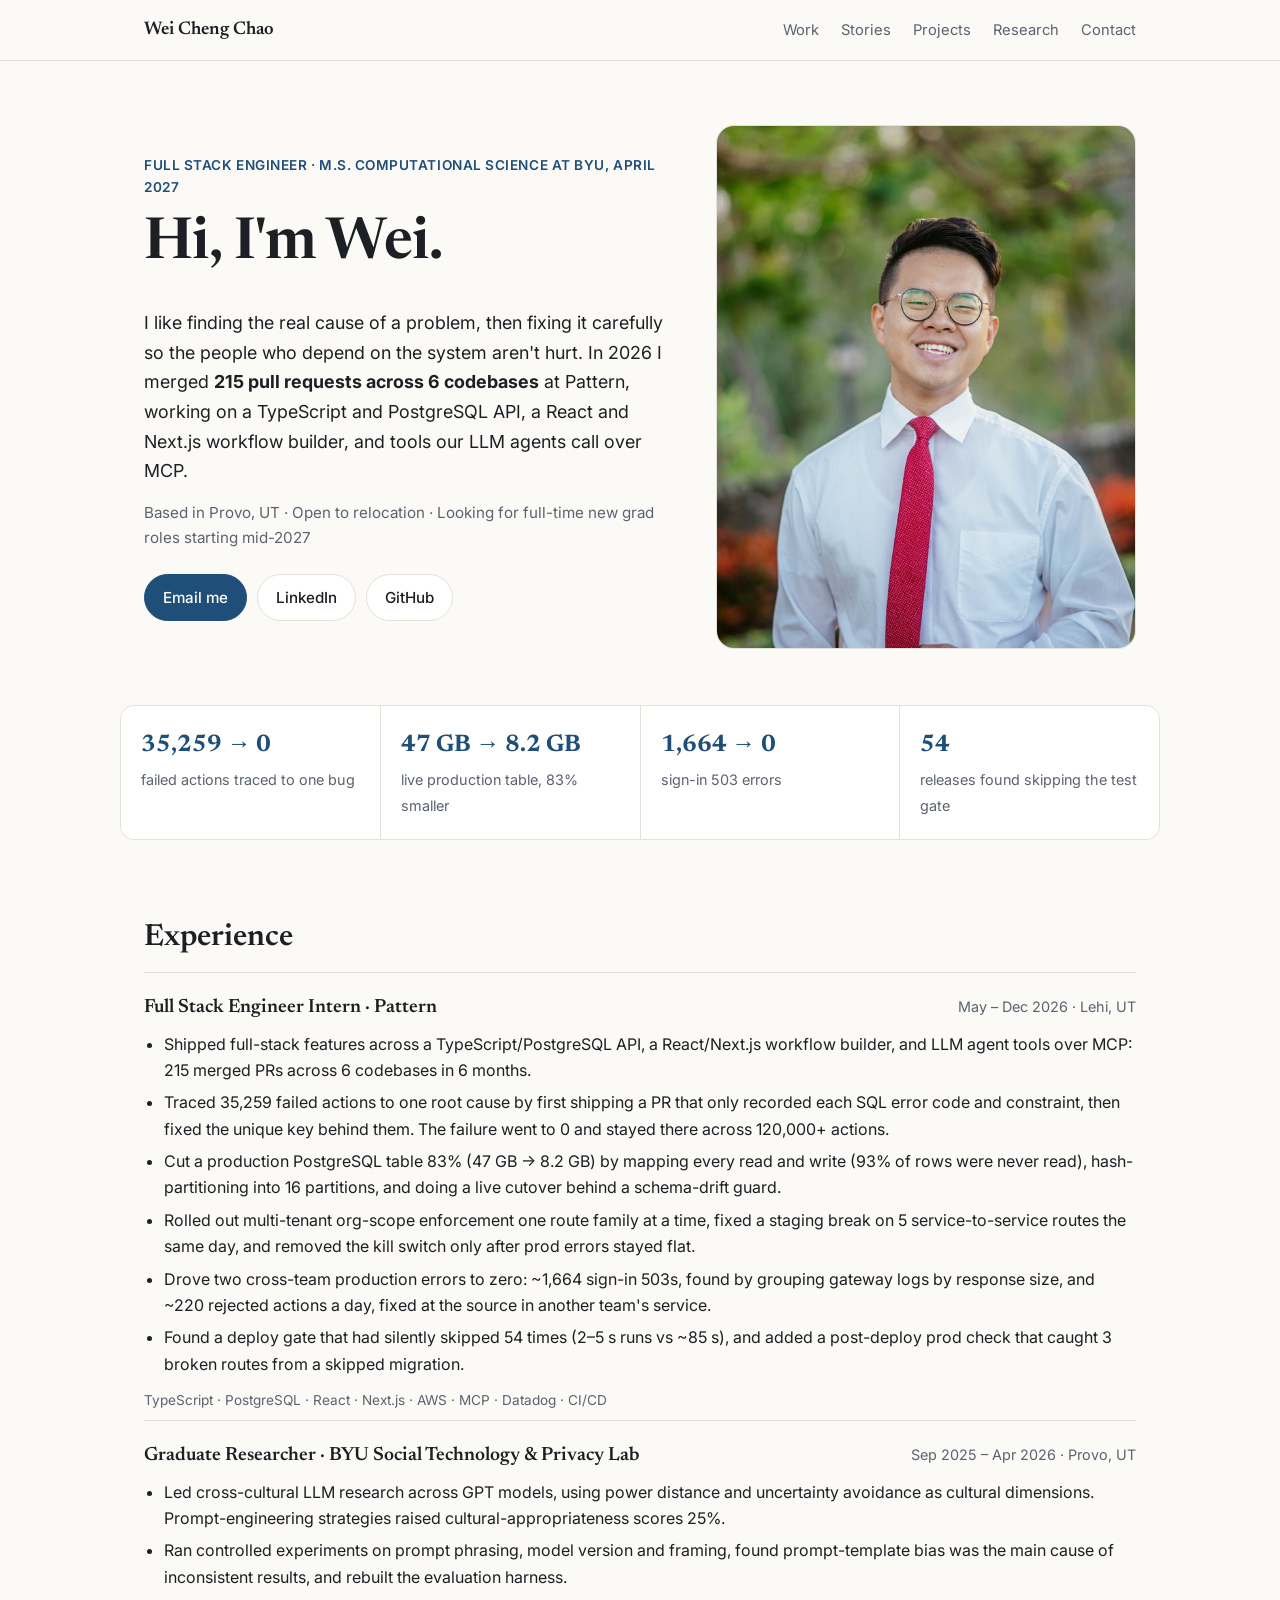
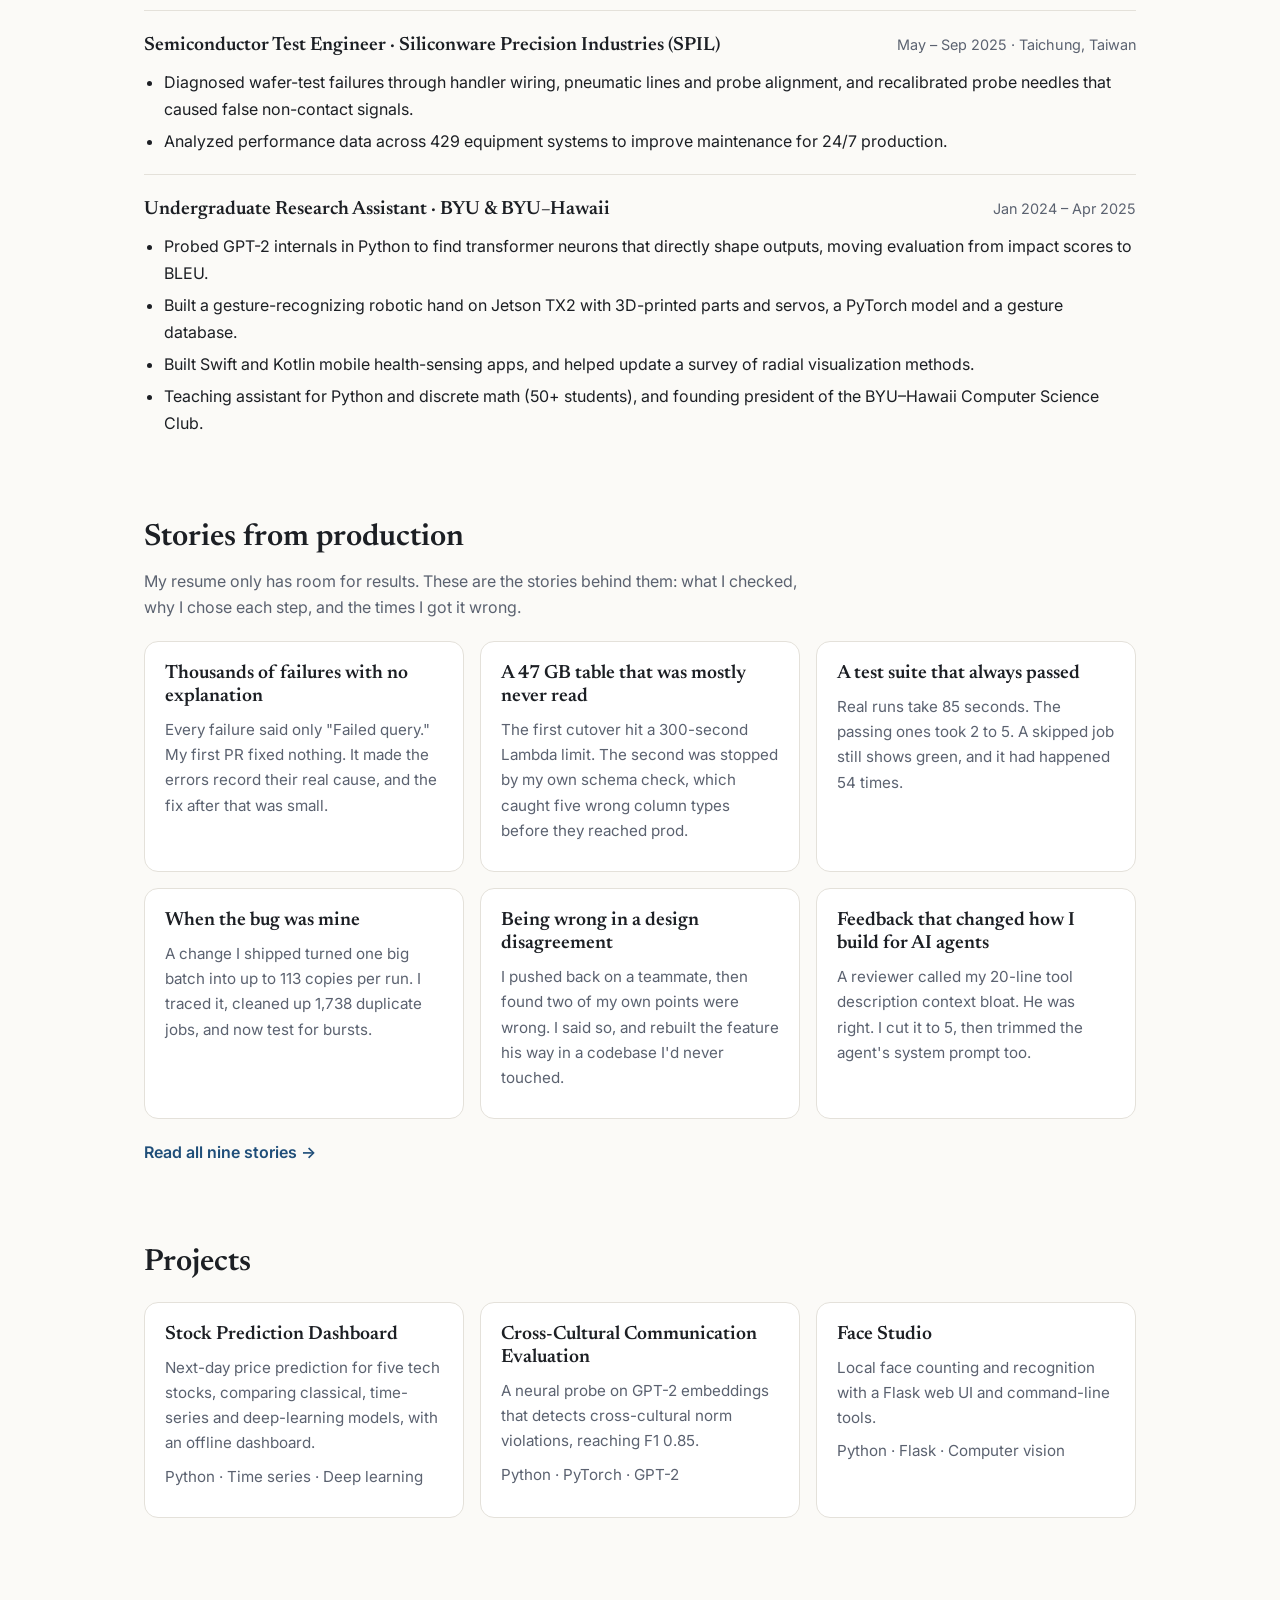
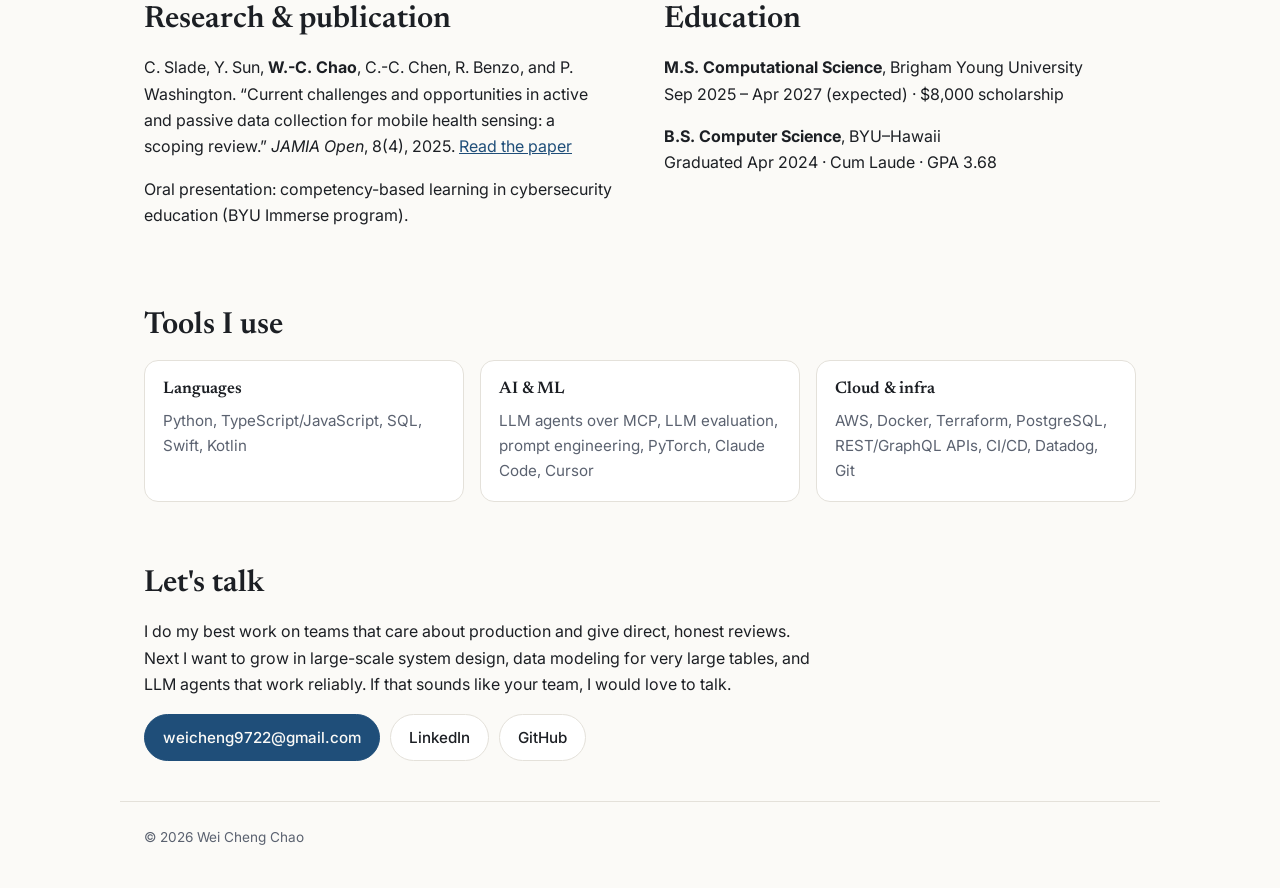
<file: index.html>
<!doctype html>
<html lang="en">
<head>
  <meta charset="utf-8">
  <meta name="viewport" content="width=device-width, initial-scale=1">
  <title>Wei Cheng Chao · Full Stack Engineer</title>
  <meta name="description" content="Wei Cheng Chao, full stack engineer and M.S. Computational Science student at BYU (April 2027). Production work in TypeScript, PostgreSQL, React and LLM agent tools.">
  <meta property="og:title" content="Wei Cheng Chao · Full Stack Engineer">
  <meta property="og:description" content="Production bugs, big tables and LLM agents. The real work behind my resume.">
  <meta property="og:type" content="website">
  <meta property="og:image" content="assets/wei.jpg">
  <link rel="icon" href="data:image/svg+xml,<svg xmlns='http://www.w3.org/2000/svg' viewBox='0 0 64 64'><rect width='64' height='64' rx='14' fill='%231f4e79'/><text x='32' y='43' font-family='Georgia,serif' font-size='30' fill='white' text-anchor='middle'>W</text></svg>">
  <link rel="preconnect" href="https://fonts.googleapis.com">
  <link rel="preconnect" href="https://fonts.gstatic.com" crossorigin>
  <link href="https://fonts.googleapis.com/css2?family=Newsreader:opsz,wght@6..72,400;6..72,600&family=Inter:wght@400;500;600&display=swap" rel="stylesheet">
  <link rel="stylesheet" href="style.css?v=2">
</head>
<body>
  <a class="skip" href="#main">Skip to content</a>

  <header class="nav">
    <div class="wrap nav-inner">
      <a class="brand" href="#top">Wei Cheng Chao</a>
      <nav aria-label="Sections">
        <a href="#work">Work</a>
        <a href="stories.html">Stories</a>
        <a href="#projects">Projects</a>
        <a href="#research">Research</a>
        <a href="#contact">Contact</a>
      </nav>
    </div>
  </header>

  <main id="main">
    <section class="hero wrap" id="top">
      <div class="hero-text">
        <p class="eyebrow">Full Stack Engineer · M.S. Computational Science at BYU, April 2027</p>
        <h1>Hi, I'm Wei.</h1>
        <p class="lead">I like finding the real cause of a problem, then fixing it carefully so the people who depend on the system aren't hurt. In 2026 I merged <strong>215 pull requests across 6 codebases</strong> at Pattern, working on a TypeScript and PostgreSQL API, a React and Next.js workflow builder, and tools our LLM agents call over MCP.</p>
        <p class="meta">Based in Provo, UT · Open to relocation · Looking for full-time new grad roles starting mid-2027</p>
        <div class="cta">
          <a class="btn primary" href="mailto:weicheng9722@gmail.com">Email me</a>
          <a class="btn" href="https://linkedin.com/in/wei-cheng-chao" target="_blank" rel="noopener">LinkedIn</a>
          <a class="btn" href="https://github.com/CHAOLIN99" target="_blank" rel="noopener">GitHub</a>
        </div>
      </div>
      <img class="portrait" src="assets/wei.jpg" alt="Portrait of Wei Cheng Chao smiling, in a white shirt and red tie" width="1200" height="800">
    </section>

    <section class="numbers wrap" aria-label="Results at a glance">
      <div><b>35,259 → 0</b><span>failed actions traced to one bug</span></div>
      <div><b>47 GB → 8.2 GB</b><span>live production table, 83% smaller</span></div>
      <div><b>1,664 → 0</b><span>sign-in 503 errors</span></div>
      <div><b>54</b><span>releases found skipping the test gate</span></div>
    </section>

    <section id="work" class="wrap section">
      <h2>Experience</h2>

      <article class="job">
        <div class="job-head">
          <h3>Full Stack Engineer Intern · Pattern</h3>
          <span class="when">May – Dec 2026 · Lehi, UT</span>
        </div>
        <ul>
          <li>Shipped full-stack features across a TypeScript/PostgreSQL API, a React/Next.js workflow builder, and LLM agent tools over MCP: 215 merged PRs across 6 codebases in 6 months.</li>
          <li>Traced 35,259 failed actions to one root cause by first shipping a PR that only recorded each SQL error code and constraint, then fixed the unique key behind them. The failure went to 0 and stayed there across 120,000+ actions.</li>
          <li>Cut a production PostgreSQL table 83% (47 GB → 8.2 GB) by mapping every read and write (93% of rows were never read), hash-partitioning into 16 partitions, and doing a live cutover behind a schema-drift guard.</li>
          <li>Rolled out multi-tenant org-scope enforcement one route family at a time, fixed a staging break on 5 service-to-service routes the same day, and removed the kill switch only after prod errors stayed flat.</li>
          <li>Drove two cross-team production errors to zero: ~1,664 sign-in 503s, found by grouping gateway logs by response size, and ~220 rejected actions a day, fixed at the source in another team's service.</li>
          <li>Found a deploy gate that had silently skipped 54 times (2–5 s runs vs ~85 s), and added a post-deploy prod check that caught 3 broken routes from a skipped migration.</li>
        </ul>
        <p class="tags">TypeScript · PostgreSQL · React · Next.js · AWS · MCP · Datadog · CI/CD</p>
      </article>

      <article class="job">
        <div class="job-head">
          <h3>Graduate Researcher · BYU Social Technology &amp; Privacy Lab</h3>
          <span class="when">Sep 2025 – Apr 2026 · Provo, UT</span>
        </div>
        <ul>
          <li>Led cross-cultural LLM research across GPT models, using power distance and uncertainty avoidance as cultural dimensions. Prompt-engineering strategies raised cultural-appropriateness scores 25%.</li>
          <li>Ran controlled experiments on prompt phrasing, model version and framing, found prompt-template bias was the main cause of inconsistent results, and rebuilt the evaluation harness.</li>
        </ul>
      </article>

      <article class="job">
        <div class="job-head">
          <h3>Semiconductor Test Engineer · Siliconware Precision Industries (SPIL)</h3>
          <span class="when">May – Sep 2025 · Taichung, Taiwan</span>
        </div>
        <ul>
          <li>Diagnosed wafer-test failures through handler wiring, pneumatic lines and probe alignment, and recalibrated probe needles that caused false non-contact signals.</li>
          <li>Analyzed performance data across 429 equipment systems to improve maintenance for 24/7 production.</li>
        </ul>
      </article>

      <article class="job">
        <div class="job-head">
          <h3>Undergraduate Research Assistant · BYU &amp; BYU–Hawaii</h3>
          <span class="when">Jan 2024 – Apr 2025</span>
        </div>
        <ul>
          <li>Probed GPT-2 internals in Python to find transformer neurons that directly shape outputs, moving evaluation from impact scores to BLEU.</li>
          <li>Built a gesture-recognizing robotic hand on Jetson TX2 with 3D-printed parts and servos, a PyTorch model and a gesture database.</li>
          <li>Built Swift and Kotlin mobile health-sensing apps, and helped update a survey of radial visualization methods.</li>
          <li>Teaching assistant for Python and discrete math (50+ students), and founding president of the BYU–Hawaii Computer Science Club.</li>
        </ul>
      </article>
    </section>

    <section id="stories" class="wrap section">
      <h2>Stories from production</h2>
      <p class="section-lead">My resume only has room for results. These are the stories behind them: what I checked, why I chose each step, and the times I got it wrong.</p>
      <div class="cards">
        <a class="card" href="stories.html#failures">
          <h3>Thousands of failures with no explanation</h3>
          <p>Every failure said only "Failed query." My first PR fixed nothing. It made the errors record their real cause, and the fix after that was small.</p>
        </a>
        <a class="card" href="stories.html#table">
          <h3>A 47 GB table that was mostly never read</h3>
          <p>The first cutover hit a 300-second Lambda limit. The second was stopped by my own schema check, which caught five wrong column types before they reached prod.</p>
        </a>
        <a class="card" href="stories.html#tests">
          <h3>A test suite that always passed</h3>
          <p>Real runs take 85 seconds. The passing ones took 2 to 5. A skipped job still shows green, and it had happened 54 times.</p>
        </a>
        <a class="card" href="stories.html#my-bug">
          <h3>When the bug was mine</h3>
          <p>A change I shipped turned one big batch into up to 113 copies per run. I traced it, cleaned up 1,738 duplicate jobs, and now test for bursts.</p>
        </a>
        <a class="card" href="stories.html#design">
          <h3>Being wrong in a design disagreement</h3>
          <p>I pushed back on a teammate, then found two of my own points were wrong. I said so, and rebuilt the feature his way in a codebase I'd never touched.</p>
        </a>
        <a class="card" href="stories.html#agents">
          <h3>Feedback that changed how I build for AI agents</h3>
          <p>A reviewer called my 20-line tool description context bloat. He was right. I cut it to 5, then trimmed the agent's system prompt too.</p>
        </a>
      </div>
      <p><a class="more" href="stories.html">Read all nine stories →</a></p>
    </section>

    <section id="projects" class="wrap section">
      <h2>Projects</h2>
      <div class="cards">
        <a class="card" href="https://github.com/CHAOLIN99/stock-test-2" target="_blank" rel="noopener">
          <h3>Stock Prediction Dashboard</h3>
          <p>Next-day price prediction for five tech stocks, comparing classical, time-series and deep-learning models, with an offline dashboard.</p>
          <p class="tags">Python · Time series · Deep learning</p>
        </a>
        <a class="card" href="https://github.com/CHAOLIN99/cross_cultural_communication_senario_evaluation" target="_blank" rel="noopener">
          <h3>Cross-Cultural Communication Evaluation</h3>
          <p>A neural probe on GPT-2 embeddings that detects cross-cultural norm violations, reaching F1 0.85.</p>
          <p class="tags">Python · PyTorch · GPT-2</p>
        </a>
        <a class="card" href="https://github.com/CHAOLIN99/face_reco" target="_blank" rel="noopener">
          <h3>Face Studio</h3>
          <p>Local face counting and recognition with a Flask web UI and command-line tools.</p>
          <p class="tags">Python · Flask · Computer vision</p>
        </a>
      </div>
    </section>

    <section id="research" class="wrap section two-col">
      <div>
        <h2>Research &amp; publication</h2>
        <p>C. Slade, Y. Sun, <b>W.-C. Chao</b>, C.-C. Chen, R. Benzo, and P. Washington. “Current challenges and opportunities in active and passive data collection for mobile health sensing: a scoping review.” <i>JAMIA Open</i>, 8(4), 2025. <a href="https://academic.oup.com/jamiaopen/article/8/4/ooaf025/8206323" target="_blank" rel="noopener">Read the paper</a></p>
        <p>Oral presentation: competency-based learning in cybersecurity education (BYU Immerse program).</p>
      </div>
      <div>
        <h2>Education</h2>
        <p><b>M.S. Computational Science</b>, Brigham Young University<br>Sep 2025 – Apr 2027 (expected) · $8,000 scholarship</p>
        <p><b>B.S. Computer Science</b>, BYU–Hawaii<br>Graduated Apr 2024 · Cum Laude · GPA 3.68</p>
      </div>
    </section>

    <section class="wrap section">
      <h2>Tools I use</h2>
      <div class="skills">
        <div><h3>Languages</h3><p>Python, TypeScript/JavaScript, SQL, Swift, Kotlin</p></div>
        <div><h3>AI &amp; ML</h3><p>LLM agents over MCP, LLM evaluation, prompt engineering, PyTorch, Claude Code, Cursor</p></div>
        <div><h3>Cloud &amp; infra</h3><p>AWS, Docker, Terraform, PostgreSQL, REST/GraphQL APIs, CI/CD, Datadog, Git</p></div>
      </div>
    </section>

    <section id="contact" class="wrap section contact">
      <h2>Let's talk</h2>
      <p>I do my best work on teams that care about production and give direct, honest reviews. Next I want to grow in large-scale system design, data modeling for very large tables, and LLM agents that work reliably. If that sounds like your team, I would love to talk.</p>
      <div class="cta">
        <a class="btn primary" href="mailto:weicheng9722@gmail.com">weicheng9722@gmail.com</a>
        <a class="btn" href="https://linkedin.com/in/wei-cheng-chao" target="_blank" rel="noopener">LinkedIn</a>
        <a class="btn" href="https://github.com/CHAOLIN99" target="_blank" rel="noopener">GitHub</a>
      </div>
    </section>
  </main>

  <footer class="wrap footer">© 2026 Wei Cheng Chao</footer>
</body>
</html>
</file>
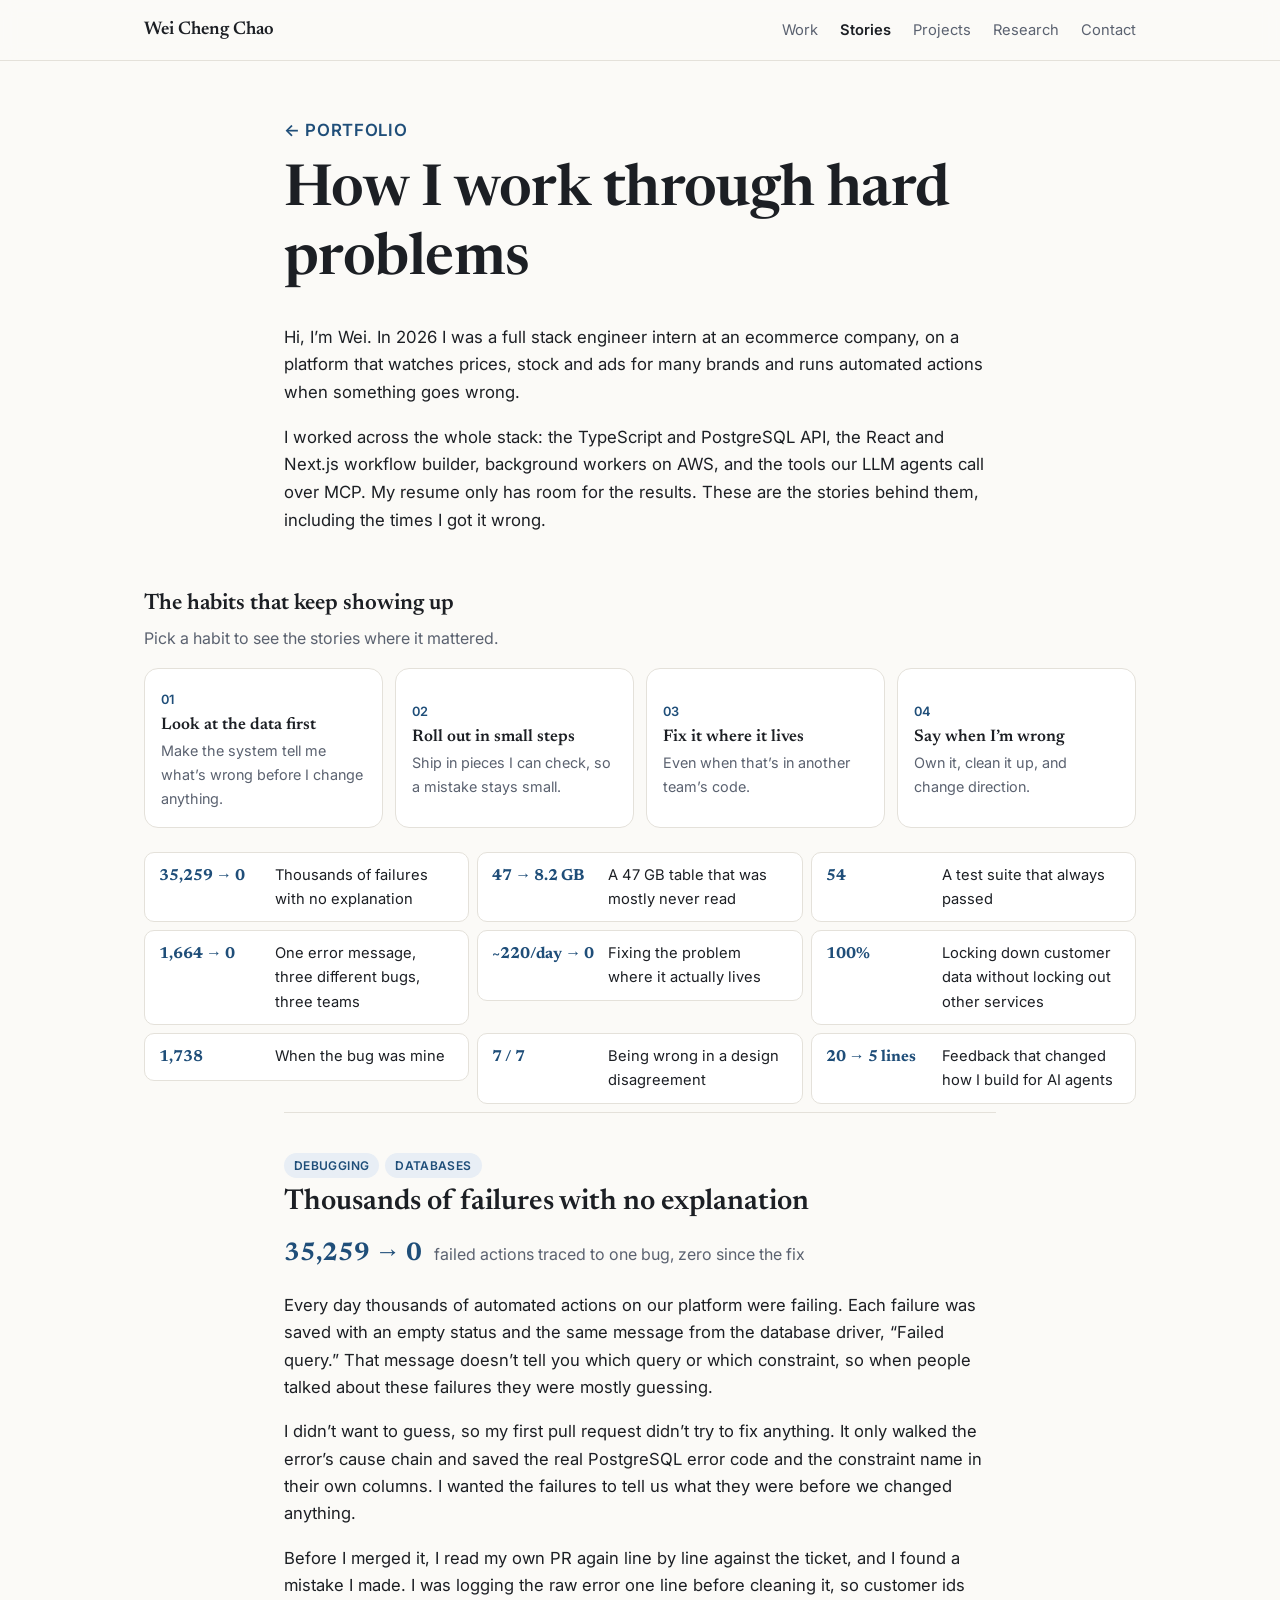
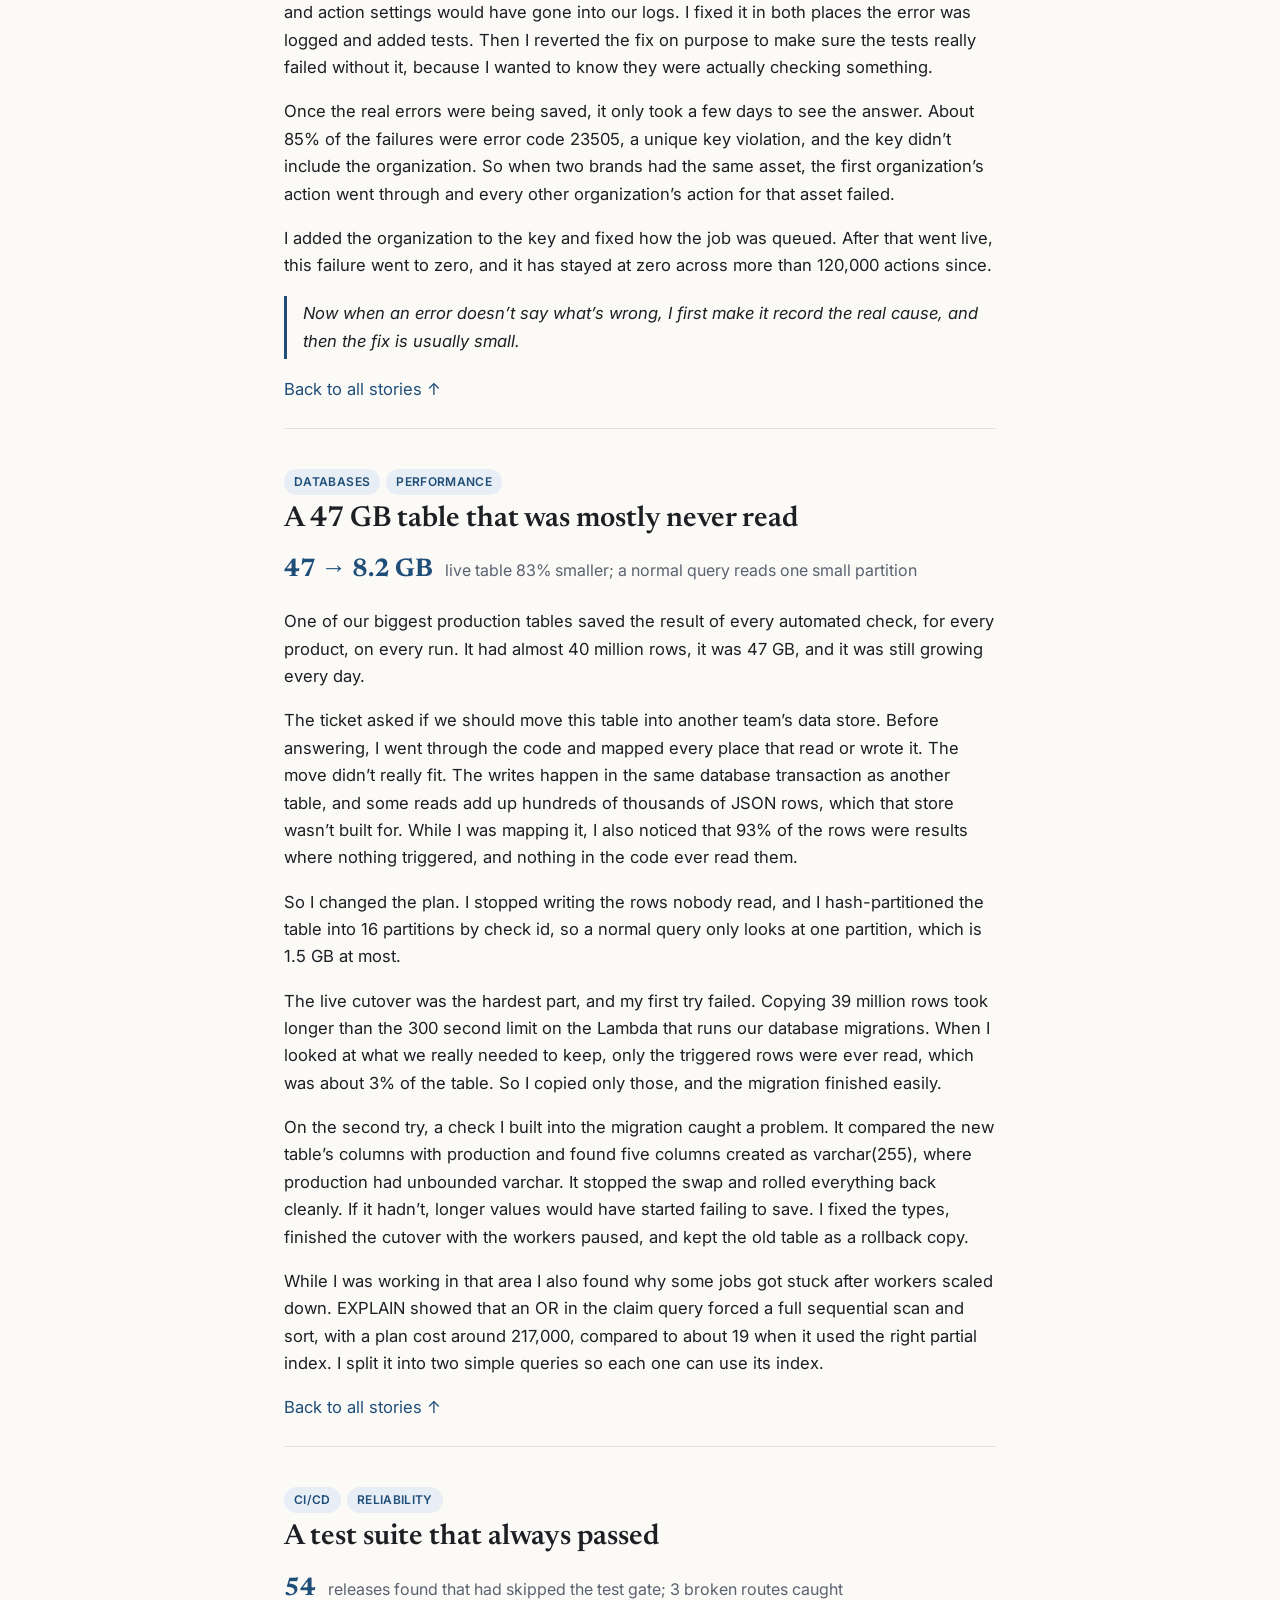
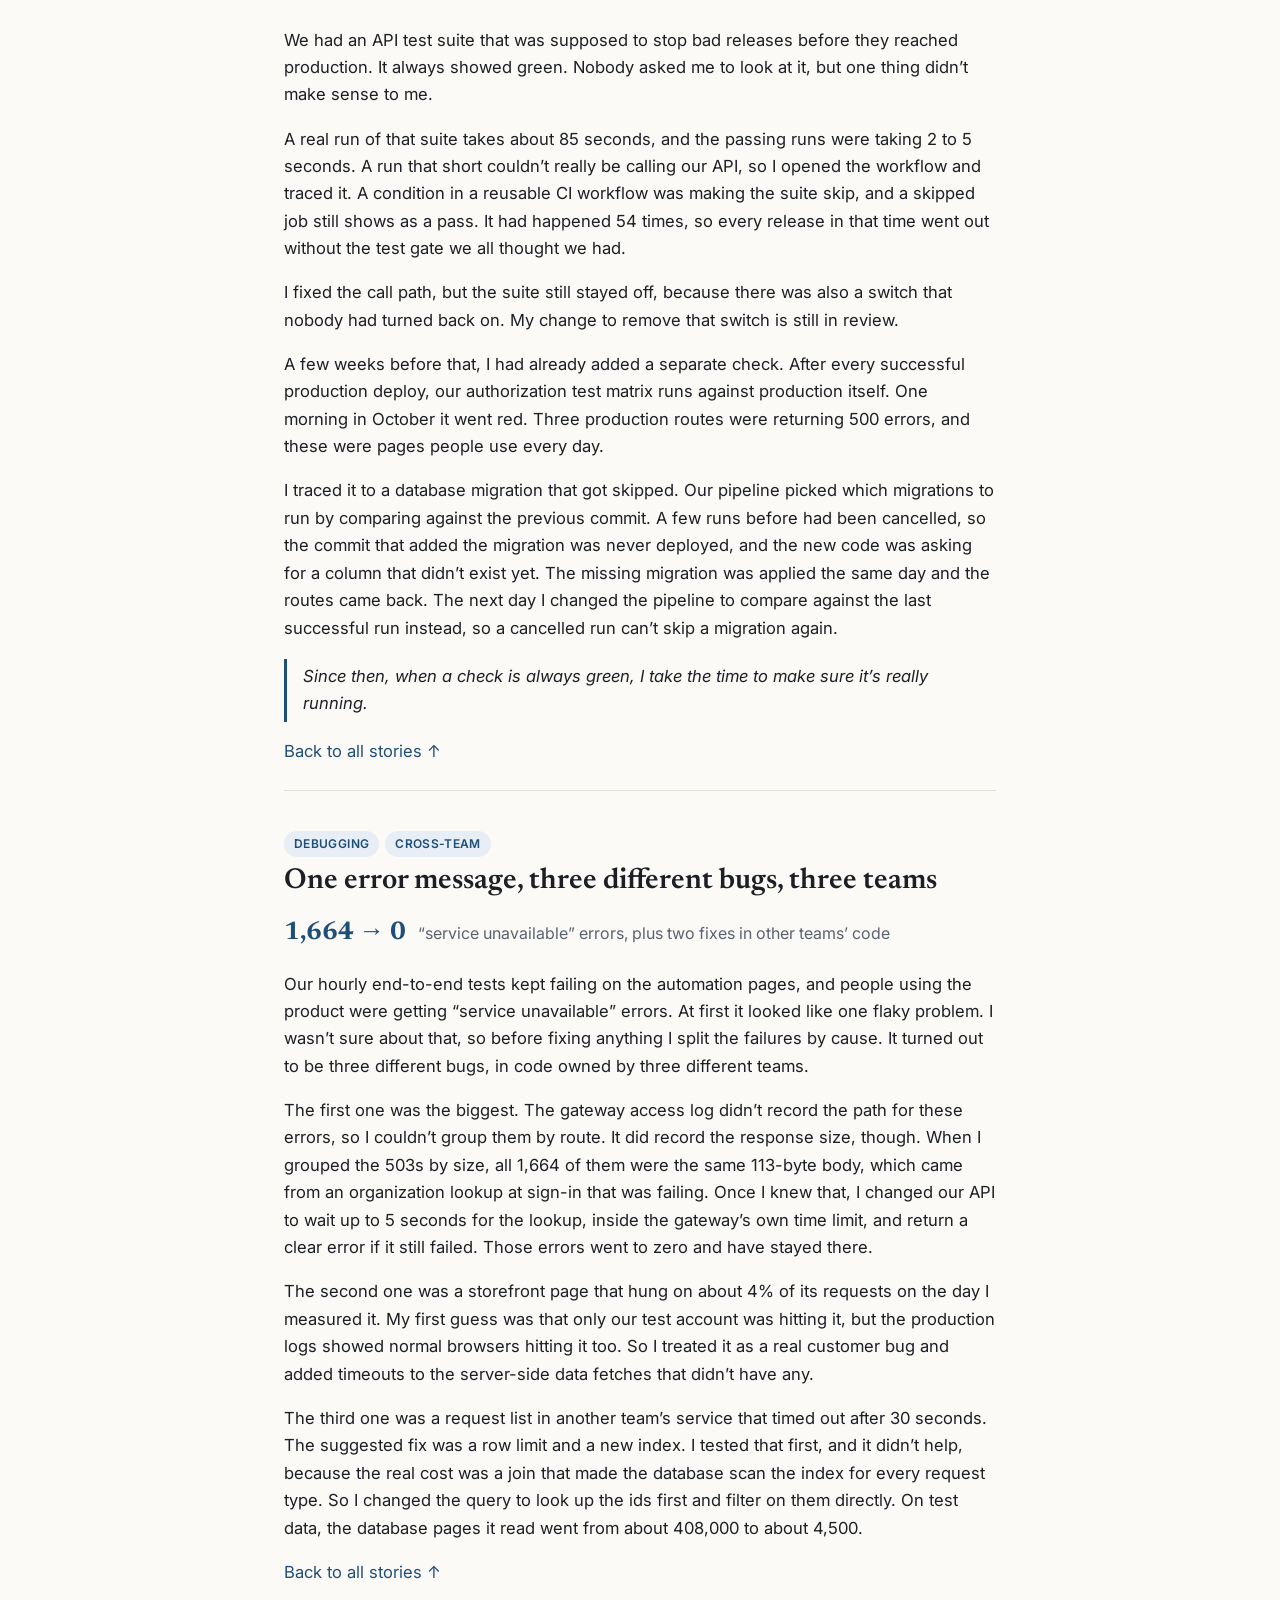
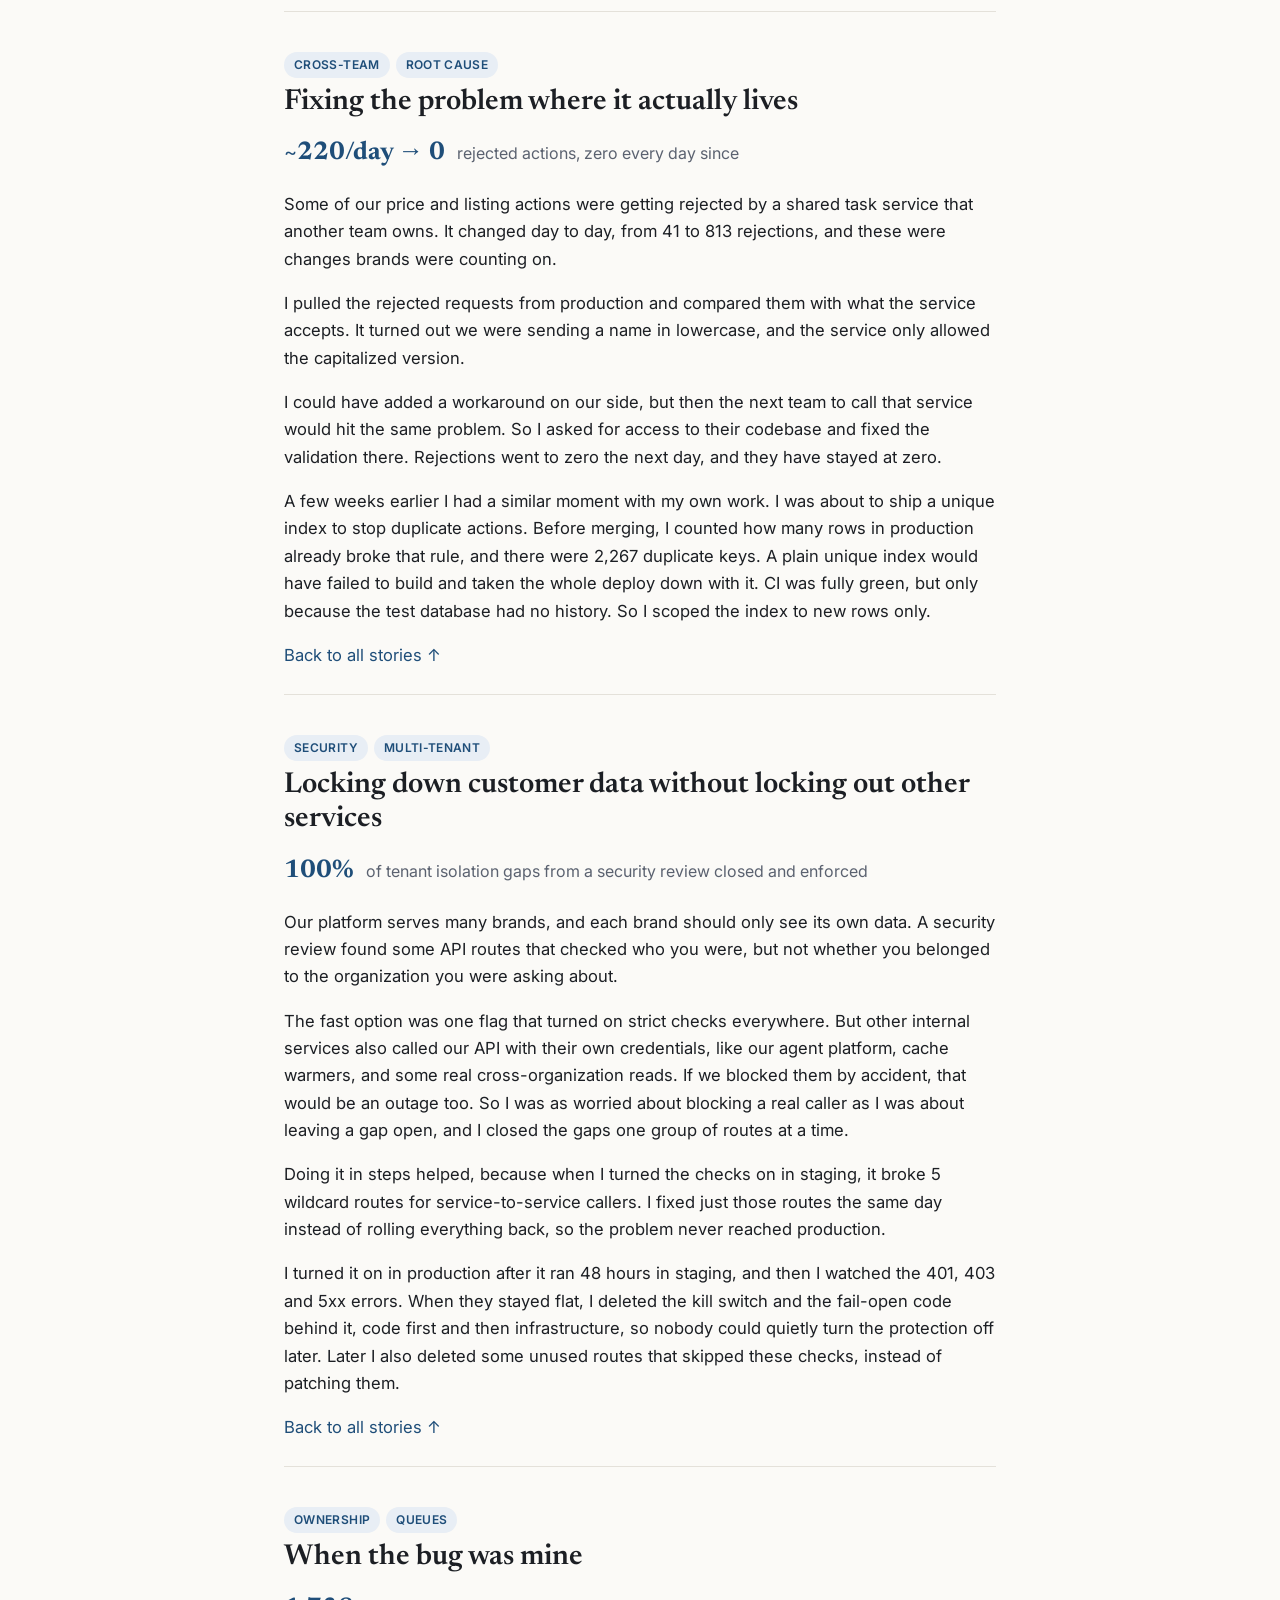
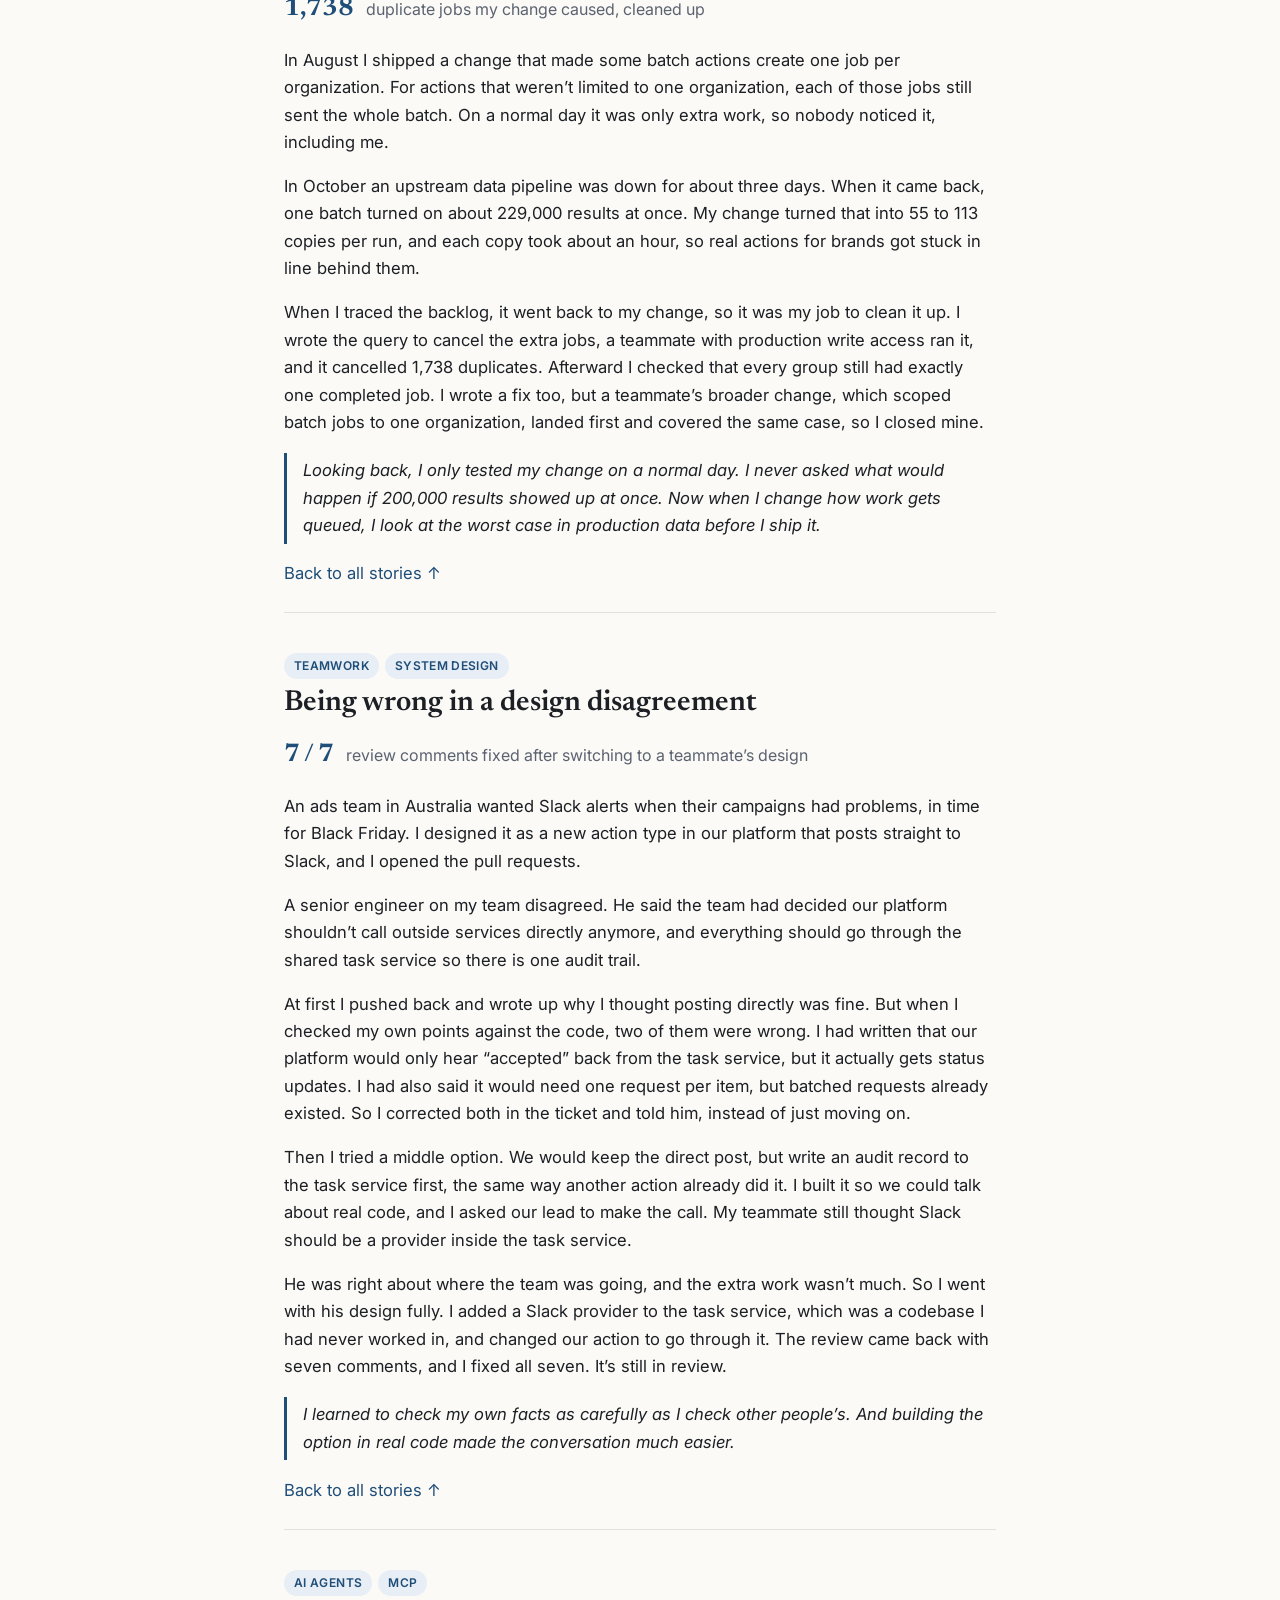
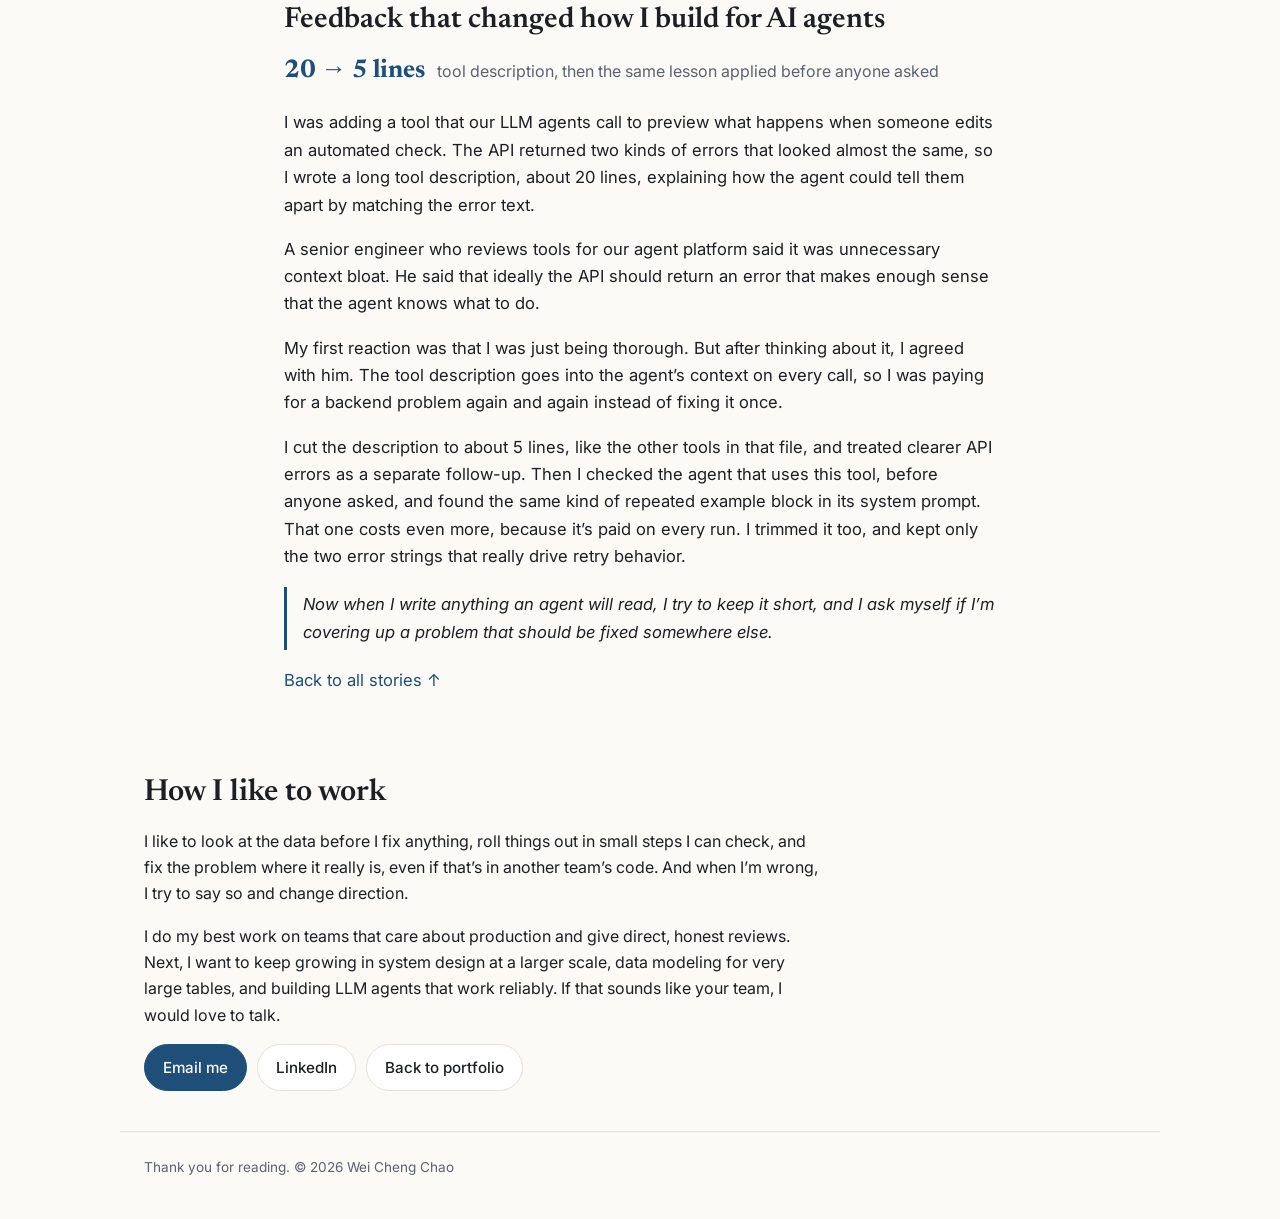
<file: stories.html>
<!doctype html>
<html lang="en">
<head>
  <meta charset="utf-8">
  <meta name="viewport" content="width=device-width, initial-scale=1">
  <title>How I Work Through Hard Problems · Wei Cheng Chao</title>
  <meta name="description" content="Nine stories from production behind Wei Cheng Chao's resume: what he checked, why he chose each step, and the times he got it wrong.">
  <meta property="og:title" content="How I Work Through Hard Problems · Wei Cheng Chao">
  <meta property="og:description" content="The real bugs and fixes behind my resume, including the times I got it wrong.">
  <meta property="og:type" content="article">
  <meta property="og:image" content="assets/wei.jpg">
  <link rel="icon" href="data:image/svg+xml,<svg xmlns='http://www.w3.org/2000/svg' viewBox='0 0 64 64'><rect width='64' height='64' rx='14' fill='%231f4e79'/><text x='32' y='43' font-family='Georgia,serif' font-size='30' fill='white' text-anchor='middle'>W</text></svg>">
  <link rel="preconnect" href="https://fonts.googleapis.com">
  <link rel="preconnect" href="https://fonts.gstatic.com" crossorigin>
  <link href="https://fonts.googleapis.com/css2?family=Newsreader:opsz,wght@6..72,400;6..72,600&family=Inter:wght@400;500;600&display=swap" rel="stylesheet">
  <link rel="stylesheet" href="style.css?v=2">
</head>
<body class="stories-page">
  <a class="skip" href="#main">Skip to content</a>

  <header class="nav">
    <div class="wrap nav-inner">
      <a class="brand" href="./">Wei Cheng Chao</a>
      <nav aria-label="Sections">
        <a href="./#work">Work</a>
        <a href="stories.html" aria-current="page">Stories</a>
        <a href="./#projects">Projects</a>
        <a href="./#research">Research</a>
        <a href="./#contact">Contact</a>
      </nav>
    </div>
  </header>

  <main id="main">
    <section class="wrap story-intro" id="top">
      <p class="eyebrow"><a href="./">← Portfolio</a></p>
      <h1>How I work through hard problems</h1>
      <p class="lead">Hi, I’m Wei. In 2026 I was a full stack engineer intern at an ecommerce company, on a platform that watches prices, stock and ads for many brands and runs automated actions when something goes wrong.</p>
      <p>I worked across the whole stack: the TypeScript and PostgreSQL API, the React and Next.js workflow builder, background workers on AWS, and the tools our LLM agents call over MCP. My resume only has room for the results. These are the stories behind them, including the times I got it wrong.</p>
    </section>

    <section class="wrap" aria-labelledby="habits-h">
      <h2 id="habits-h" class="small-h">The habits that keep showing up</h2>
      <p class="section-lead">Pick a habit to see the stories where it mattered.</p>
      <div class="habits">
        <button class="habit" type="button" data-habit="data" aria-pressed="false">
          <span class="n">01</span>
          <h3>Look at the data first</h3>
          <p>Make the system tell me what’s wrong before I change anything.</p>
        </button>
        <button class="habit" type="button" data-habit="steps" aria-pressed="false">
          <span class="n">02</span>
          <h3>Roll out in small steps</h3>
          <p>Ship in pieces I can check, so a mistake stays small.</p>
        </button>
        <button class="habit" type="button" data-habit="root" aria-pressed="false">
          <span class="n">03</span>
          <h3>Fix it where it lives</h3>
          <p>Even when that’s in another team’s code.</p>
        </button>
        <button class="habit" type="button" data-habit="wrong" aria-pressed="false">
          <span class="n">04</span>
          <h3>Say when I’m wrong</h3>
          <p>Own it, clean it up, and change direction.</p>
        </button>
      </div>
    </section>

    <nav class="wrap toc" aria-label="All stories">
      <ol>
        <li data-habits="data,wrong"><a href="#failures"><b>35,259 → 0</b><span>Thousands of failures with no explanation</span></a></li>
        <li data-habits="data,steps"><a href="#table"><b>47 → 8.2 GB</b><span>A 47 GB table that was mostly never read</span></a></li>
        <li data-habits="data,root"><a href="#tests"><b>54</b><span>A test suite that always passed</span></a></li>
        <li data-habits="data,root"><a href="#three-bugs"><b>1,664 → 0</b><span>One error message, three different bugs, three teams</span></a></li>
        <li data-habits="data,root"><a href="#root-cause"><b>~220/day → 0</b><span>Fixing the problem where it actually lives</span></a></li>
        <li data-habits="steps"><a href="#security"><b>100%</b><span>Locking down customer data without locking out other services</span></a></li>
        <li data-habits="wrong"><a href="#my-bug"><b>1,738</b><span>When the bug was mine</span></a></li>
        <li data-habits="wrong,steps"><a href="#design"><b>7 / 7</b><span>Being wrong in a design disagreement</span></a></li>
        <li data-habits="root,wrong"><a href="#agents"><b>20 → 5 lines</b><span>Feedback that changed how I build for AI agents</span></a></li>
      </ol>
    </nav>

    <div class="wrap story-list">

      <article class="story" id="failures" data-habits="data,wrong">
        <div class="tags"><span class="tag">Debugging</span><span class="tag">Databases</span></div>
        <h2>Thousands of failures with no explanation</h2>
        <div class="story-metric"><b>35,259 → 0</b><span>failed actions traced to one bug, zero since the fix</span></div>
        <p>Every day thousands of automated actions on our platform were failing. Each failure was saved with an empty status and the same message from the database driver, “Failed query.” That message doesn’t tell you which query or which constraint, so when people talked about these failures they were mostly guessing.</p>
        <p>I didn’t want to guess, so my first pull request didn’t try to fix anything. It only walked the error’s cause chain and saved the real PostgreSQL error code and the constraint name in their own columns. I wanted the failures to tell us what they were before we changed anything.</p>
        <p>Before I merged it, I read my own PR again line by line against the ticket, and I found a mistake I made. I was logging the raw error one line before cleaning it, so customer ids and action settings would have gone into our logs. I fixed it in both places the error was logged and added tests. Then I reverted the fix on purpose to make sure the tests really failed without it, because I wanted to know they were actually checking something.</p>
        <p>Once the real errors were being saved, it only took a few days to see the answer. About 85% of the failures were error code 23505, a unique key violation, and the key didn’t include the organization. So when two brands had the same asset, the first organization’s action went through and every other organization’s action for that asset failed.</p>
        <p>I added the organization to the key and fixed how the job was queued. After that went live, this failure went to zero, and it has stayed at zero across more than 120,000 actions since.</p>
        <p class="lesson">Now when an error doesn’t say what’s wrong, I first make it record the real cause, and then the fix is usually small.</p>
        <p class="back"><a href="#top">Back to all stories ↑</a></p>
      </article>

      <article class="story" id="table" data-habits="data,steps">
        <div class="tags"><span class="tag">Databases</span><span class="tag">Performance</span></div>
        <h2>A 47 GB table that was mostly never read</h2>
        <div class="story-metric"><b>47 → 8.2 GB</b><span>live table 83% smaller; a normal query reads one small partition</span></div>
        <p>One of our biggest production tables saved the result of every automated check, for every product, on every run. It had almost 40 million rows, it was 47 GB, and it was still growing every day.</p>
        <p>The ticket asked if we should move this table into another team’s data store. Before answering, I went through the code and mapped every place that read or wrote it. The move didn’t really fit. The writes happen in the same database transaction as another table, and some reads add up hundreds of thousands of JSON rows, which that store wasn’t built for. While I was mapping it, I also noticed that 93% of the rows were results where nothing triggered, and nothing in the code ever read them.</p>
        <p>So I changed the plan. I stopped writing the rows nobody read, and I hash-partitioned the table into 16 partitions by check id, so a normal query only looks at one partition, which is 1.5 GB at most.</p>
        <p>The live cutover was the hardest part, and my first try failed. Copying 39 million rows took longer than the 300 second limit on the Lambda that runs our database migrations. When I looked at what we really needed to keep, only the triggered rows were ever read, which was about 3% of the table. So I copied only those, and the migration finished easily.</p>
        <p>On the second try, a check I built into the migration caught a problem. It compared the new table’s columns with production and found five columns created as varchar(255), where production had unbounded varchar. It stopped the swap and rolled everything back cleanly. If it hadn’t, longer values would have started failing to save. I fixed the types, finished the cutover with the workers paused, and kept the old table as a rollback copy.</p>
        <p>While I was working in that area I also found why some jobs got stuck after workers scaled down. EXPLAIN showed that an OR in the claim query forced a full sequential scan and sort, with a plan cost around 217,000, compared to about 19 when it used the right partial index. I split it into two simple queries so each one can use its index.</p>
        <p class="back"><a href="#top">Back to all stories ↑</a></p>
      </article>

      <article class="story" id="tests" data-habits="data,root">
        <div class="tags"><span class="tag">CI/CD</span><span class="tag">Reliability</span></div>
        <h2>A test suite that always passed</h2>
        <div class="story-metric"><b>54</b><span>releases found that had skipped the test gate; 3 broken routes caught</span></div>
        <p>We had an API test suite that was supposed to stop bad releases before they reached production. It always showed green. Nobody asked me to look at it, but one thing didn’t make sense to me.</p>
        <p>A real run of that suite takes about 85 seconds, and the passing runs were taking 2 to 5 seconds. A run that short couldn’t really be calling our API, so I opened the workflow and traced it. A condition in a reusable CI workflow was making the suite skip, and a skipped job still shows as a pass. It had happened 54 times, so every release in that time went out without the test gate we all thought we had.</p>
        <p>I fixed the call path, but the suite still stayed off, because there was also a switch that nobody had turned back on. My change to remove that switch is still in review.</p>
        <p>A few weeks before that, I had already added a separate check. After every successful production deploy, our authorization test matrix runs against production itself. One morning in October it went red. Three production routes were returning 500 errors, and these were pages people use every day.</p>
        <p>I traced it to a database migration that got skipped. Our pipeline picked which migrations to run by comparing against the previous commit. A few runs before had been cancelled, so the commit that added the migration was never deployed, and the new code was asking for a column that didn’t exist yet. The missing migration was applied the same day and the routes came back. The next day I changed the pipeline to compare against the last successful run instead, so a cancelled run can’t skip a migration again.</p>
        <p class="lesson">Since then, when a check is always green, I take the time to make sure it’s really running.</p>
        <p class="back"><a href="#top">Back to all stories ↑</a></p>
      </article>

      <article class="story" id="three-bugs" data-habits="data,root">
        <div class="tags"><span class="tag">Debugging</span><span class="tag">Cross-team</span></div>
        <h2>One error message, three different bugs, three teams</h2>
        <div class="story-metric"><b>1,664 → 0</b><span>“service unavailable” errors, plus two fixes in other teams’ code</span></div>
        <p>Our hourly end-to-end tests kept failing on the automation pages, and people using the product were getting “service unavailable” errors. At first it looked like one flaky problem. I wasn’t sure about that, so before fixing anything I split the failures by cause. It turned out to be three different bugs, in code owned by three different teams.</p>
        <p>The first one was the biggest. The gateway access log didn’t record the path for these errors, so I couldn’t group them by route. It did record the response size, though. When I grouped the 503s by size, all 1,664 of them were the same 113-byte body, which came from an organization lookup at sign-in that was failing. Once I knew that, I changed our API to wait up to 5 seconds for the lookup, inside the gateway’s own time limit, and return a clear error if it still failed. Those errors went to zero and have stayed there.</p>
        <p>The second one was a storefront page that hung on about 4% of its requests on the day I measured it. My first guess was that only our test account was hitting it, but the production logs showed normal browsers hitting it too. So I treated it as a real customer bug and added timeouts to the server-side data fetches that didn’t have any.</p>
        <p>The third one was a request list in another team’s service that timed out after 30 seconds. The suggested fix was a row limit and a new index. I tested that first, and it didn’t help, because the real cost was a join that made the database scan the index for every request type. So I changed the query to look up the ids first and filter on them directly. On test data, the database pages it read went from about 408,000 to about 4,500.</p>
        <p class="back"><a href="#top">Back to all stories ↑</a></p>
      </article>

      <article class="story" id="root-cause" data-habits="data,root">
        <div class="tags"><span class="tag">Cross-team</span><span class="tag">Root cause</span></div>
        <h2>Fixing the problem where it actually lives</h2>
        <div class="story-metric"><b>~220/day → 0</b><span>rejected actions, zero every day since</span></div>
        <p>Some of our price and listing actions were getting rejected by a shared task service that another team owns. It changed day to day, from 41 to 813 rejections, and these were changes brands were counting on.</p>
        <p>I pulled the rejected requests from production and compared them with what the service accepts. It turned out we were sending a name in lowercase, and the service only allowed the capitalized version.</p>
        <p>I could have added a workaround on our side, but then the next team to call that service would hit the same problem. So I asked for access to their codebase and fixed the validation there. Rejections went to zero the next day, and they have stayed at zero.</p>
        <p>A few weeks earlier I had a similar moment with my own work. I was about to ship a unique index to stop duplicate actions. Before merging, I counted how many rows in production already broke that rule, and there were 2,267 duplicate keys. A plain unique index would have failed to build and taken the whole deploy down with it. CI was fully green, but only because the test database had no history. So I scoped the index to new rows only.</p>
        <p class="back"><a href="#top">Back to all stories ↑</a></p>
      </article>

      <article class="story" id="security" data-habits="steps">
        <div class="tags"><span class="tag">Security</span><span class="tag">Multi-tenant</span></div>
        <h2>Locking down customer data without locking out other services</h2>
        <div class="story-metric"><b>100%</b><span>of tenant isolation gaps from a security review closed and enforced</span></div>
        <p>Our platform serves many brands, and each brand should only see its own data. A security review found some API routes that checked who you were, but not whether you belonged to the organization you were asking about.</p>
        <p>The fast option was one flag that turned on strict checks everywhere. But other internal services also called our API with their own credentials, like our agent platform, cache warmers, and some real cross-organization reads. If we blocked them by accident, that would be an outage too. So I was as worried about blocking a real caller as I was about leaving a gap open, and I closed the gaps one group of routes at a time.</p>
        <p>Doing it in steps helped, because when I turned the checks on in staging, it broke 5 wildcard routes for service-to-service callers. I fixed just those routes the same day instead of rolling everything back, so the problem never reached production.</p>
        <p>I turned it on in production after it ran 48 hours in staging, and then I watched the 401, 403 and 5xx errors. When they stayed flat, I deleted the kill switch and the fail-open code behind it, code first and then infrastructure, so nobody could quietly turn the protection off later. Later I also deleted some unused routes that skipped these checks, instead of patching them.</p>
        <p class="back"><a href="#top">Back to all stories ↑</a></p>
      </article>

      <article class="story" id="my-bug" data-habits="wrong">
        <div class="tags"><span class="tag">Ownership</span><span class="tag">Queues</span></div>
        <h2>When the bug was mine</h2>
        <div class="story-metric"><b>1,738</b><span>duplicate jobs my change caused, cleaned up</span></div>
        <p>In August I shipped a change that made some batch actions create one job per organization. For actions that weren’t limited to one organization, each of those jobs still sent the whole batch. On a normal day it was only extra work, so nobody noticed it, including me.</p>
        <p>In October an upstream data pipeline was down for about three days. When it came back, one batch turned on about 229,000 results at once. My change turned that into 55 to 113 copies per run, and each copy took about an hour, so real actions for brands got stuck in line behind them.</p>
        <p>When I traced the backlog, it went back to my change, so it was my job to clean it up. I wrote the query to cancel the extra jobs, a teammate with production write access ran it, and it cancelled 1,738 duplicates. Afterward I checked that every group still had exactly one completed job. I wrote a fix too, but a teammate’s broader change, which scoped batch jobs to one organization, landed first and covered the same case, so I closed mine.</p>
        <p class="lesson">Looking back, I only tested my change on a normal day. I never asked what would happen if 200,000 results showed up at once. Now when I change how work gets queued, I look at the worst case in production data before I ship it.</p>
        <p class="back"><a href="#top">Back to all stories ↑</a></p>
      </article>

      <article class="story" id="design" data-habits="wrong,steps">
        <div class="tags"><span class="tag">Teamwork</span><span class="tag">System design</span></div>
        <h2>Being wrong in a design disagreement</h2>
        <div class="story-metric"><b>7 / 7</b><span>review comments fixed after switching to a teammate’s design</span></div>
        <p>An ads team in Australia wanted Slack alerts when their campaigns had problems, in time for Black Friday. I designed it as a new action type in our platform that posts straight to Slack, and I opened the pull requests.</p>
        <p>A senior engineer on my team disagreed. He said the team had decided our platform shouldn’t call outside services directly anymore, and everything should go through the shared task service so there is one audit trail.</p>
        <p>At first I pushed back and wrote up why I thought posting directly was fine. But when I checked my own points against the code, two of them were wrong. I had written that our platform would only hear “accepted” back from the task service, but it actually gets status updates. I had also said it would need one request per item, but batched requests already existed. So I corrected both in the ticket and told him, instead of just moving on.</p>
        <p>Then I tried a middle option. We would keep the direct post, but write an audit record to the task service first, the same way another action already did it. I built it so we could talk about real code, and I asked our lead to make the call. My teammate still thought Slack should be a provider inside the task service.</p>
        <p>He was right about where the team was going, and the extra work wasn’t much. So I went with his design fully. I added a Slack provider to the task service, which was a codebase I had never worked in, and changed our action to go through it. The review came back with seven comments, and I fixed all seven. It’s still in review.</p>
        <p class="lesson">I learned to check my own facts as carefully as I check other people’s. And building the option in real code made the conversation much easier.</p>
        <p class="back"><a href="#top">Back to all stories ↑</a></p>
      </article>

      <article class="story" id="agents" data-habits="root,wrong">
        <div class="tags"><span class="tag">AI agents</span><span class="tag">MCP</span></div>
        <h2>Feedback that changed how I build for AI agents</h2>
        <div class="story-metric"><b>20 → 5 lines</b><span>tool description, then the same lesson applied before anyone asked</span></div>
        <p>I was adding a tool that our LLM agents call to preview what happens when someone edits an automated check. The API returned two kinds of errors that looked almost the same, so I wrote a long tool description, about 20 lines, explaining how the agent could tell them apart by matching the error text.</p>
        <p>A senior engineer who reviews tools for our agent platform said it was unnecessary context bloat. He said that ideally the API should return an error that makes enough sense that the agent knows what to do.</p>
        <p>My first reaction was that I was just being thorough. But after thinking about it, I agreed with him. The tool description goes into the agent’s context on every call, so I was paying for a backend problem again and again instead of fixing it once.</p>
        <p>I cut the description to about 5 lines, like the other tools in that file, and treated clearer API errors as a separate follow-up. Then I checked the agent that uses this tool, before anyone asked, and found the same kind of repeated example block in its system prompt. That one costs even more, because it’s paid on every run. I trimmed it too, and kept only the two error strings that really drive retry behavior.</p>
        <p class="lesson">Now when I write anything an agent will read, I try to keep it short, and I ask myself if I’m covering up a problem that should be fixed somewhere else.</p>
        <p class="back"><a href="#top">Back to all stories ↑</a></p>
      </article>
    </div>

    <section class="wrap section contact">
      <h2>How I like to work</h2>
      <p>I like to look at the data before I fix anything, roll things out in small steps I can check, and fix the problem where it really is, even if that’s in another team’s code. And when I’m wrong, I try to say so and change direction.</p>
      <p>I do my best work on teams that care about production and give direct, honest reviews. Next, I want to keep growing in system design at a larger scale, data modeling for very large tables, and building LLM agents that work reliably. If that sounds like your team, I would love to talk.</p>
      <div class="cta">
        <a class="btn primary" href="mailto:weicheng9722@gmail.com">Email me</a>
        <a class="btn" href="https://linkedin.com/in/wei-cheng-chao" target="_blank" rel="noopener">LinkedIn</a>
        <a class="btn" href="./">Back to portfolio</a>
      </div>
    </section>
  </main>

  <footer class="wrap footer">Thank you for reading. © 2026 Wei Cheng Chao</footer>

  <script>
    (function () {
      var btns = document.querySelectorAll('.habit');
      var items = document.querySelectorAll('.toc li, .story');
      btns.forEach(function (b) {
        b.addEventListener('click', function () {
          var on = b.getAttribute('aria-pressed') !== 'true';
          btns.forEach(function (x) { x.setAttribute('aria-pressed', 'false'); });
          if (on) b.setAttribute('aria-pressed', 'true');
          var h = on ? b.dataset.habit : null;
          items.forEach(function (el) {
            el.hidden = !!h && el.dataset.habits.split(',').indexOf(h) === -1;
          });
        });
      });
    })();
  </script>
</body>
</html>
</file>
<file: style.css>
:root {
  --bg: #fbfaf7;
  --surface: #ffffff;
  --text: #1c1f24;
  --muted: #5b6270;
  --line: #e4e1da;
  --accent: #1f4e79;
  --accent-soft: #e8eef5;
  --serif: "Newsreader", Georgia, "Times New Roman", serif;
  --sans: "Inter", -apple-system, BlinkMacSystemFont, "Segoe UI", sans-serif;
}
@media (prefers-color-scheme: dark) {
  :root {
    --bg: #14171c;
    --surface: #1b1f26;
    --text: #e8e6e1;
    --muted: #a1a8b5;
    --line: #2c323c;
    --accent: #8cb8e6;
    --accent-soft: #1f2a38;
  }
}

* { box-sizing: border-box; }
html { scroll-behavior: smooth; scroll-padding-top: 72px; }
body {
  margin: 0;
  background: var(--bg);
  color: var(--text);
  font: 16px/1.65 var(--sans);
  -webkit-font-smoothing: antialiased;
}
a { color: var(--accent); }
a:focus-visible, .btn:focus-visible, .card:focus-visible { outline: 2px solid var(--accent); outline-offset: 3px; }
h1, h2, h3 { font-family: var(--serif); font-weight: 600; line-height: 1.2; margin: 0 0 .5em; }
h1 { font-size: clamp(2.4rem, 6vw, 3.6rem); letter-spacing: -.01em; }
h2 { font-size: 1.9rem; }
h3 { font-size: 1.2rem; }

.wrap { max-width: 1040px; margin: 0 auto; padding: 0 24px; }
.skip { position: absolute; left: -999px; }
.skip:focus { left: 16px; top: 16px; background: var(--surface); padding: 8px 12px; z-index: 10; }

.nav {
  position: sticky; top: 0; z-index: 5;
  background: color-mix(in srgb, var(--bg) 88%, transparent);
  backdrop-filter: blur(8px);
  border-bottom: 1px solid var(--line);
}
.nav-inner { display: flex; align-items: center; justify-content: space-between; height: 60px; gap: 16px; }
.brand { font-family: var(--serif); font-weight: 600; font-size: 1.15rem; color: var(--text); text-decoration: none; white-space: nowrap; }
.nav nav { display: flex; gap: 22px; overflow-x: auto; }
.nav nav a { color: var(--muted); text-decoration: none; font-size: .92rem; white-space: nowrap; }
.nav nav a:hover { color: var(--text); }

.hero { display: grid; grid-template-columns: 1.25fr 1fr; gap: 48px; align-items: center; padding-top: 64px; padding-bottom: 40px; }
.eyebrow { color: var(--accent); font-weight: 600; font-size: .85rem; letter-spacing: .04em; text-transform: uppercase; margin: 0 0 12px; }
.lead { font-size: 1.12rem; margin: 0 0 14px; }
.meta { color: var(--muted); font-size: .95rem; margin: 0 0 24px; }
.portrait {
  width: 100%; aspect-ratio: 4 / 5; height: auto;
  object-fit: cover; object-position: 52% 30%;
  border-radius: 18px; border: 1px solid var(--line);
}

.cta { display: flex; flex-wrap: wrap; gap: 10px; }
.btn {
  display: inline-block; padding: 10px 18px; border-radius: 999px;
  border: 1px solid var(--line); background: var(--surface);
  color: var(--text); text-decoration: none; font-weight: 500; font-size: .95rem;
}
.btn:hover { border-color: var(--accent); }
.btn.primary { background: var(--accent); border-color: var(--accent); color: var(--bg); }

.numbers {
  display: grid; grid-template-columns: repeat(4, 1fr); gap: 1px;
  background: var(--line); border: 1px solid var(--line); border-radius: 14px; overflow: hidden;
  padding: 0; margin-top: 16px; margin-bottom: 24px;
}
.numbers div { background: var(--surface); padding: 20px; }
.numbers b { display: block; font-family: var(--serif); font-size: 1.5rem; color: var(--accent); font-variant-numeric: tabular-nums; }
.numbers span { color: var(--muted); font-size: .9rem; }

.section { padding-top: 56px; padding-bottom: 8px; }
.section-lead { color: var(--muted); max-width: 680px; margin-top: -4px; }

.job { border-top: 1px solid var(--line); padding: 22px 0 8px; }
.job-head { display: flex; justify-content: space-between; gap: 16px; flex-wrap: wrap; align-items: baseline; }
.job-head h3 { margin: 0; }
.when { color: var(--muted); font-size: .9rem; }
.job ul { padding-left: 20px; margin: 12px 0; }
.job li { margin-bottom: 6px; }
.tags { color: var(--muted); font-size: .85rem; margin: 8px 0 0; }

.cards { display: grid; grid-template-columns: repeat(auto-fill, minmax(280px, 1fr)); gap: 16px; margin: 20px 0; }
.card {
  display: block; padding: 20px; border-radius: 14px;
  background: var(--surface); border: 1px solid var(--line);
  color: var(--text); text-decoration: none; transition: border-color .15s, transform .15s;
}
.card:hover { border-color: var(--accent); transform: translateY(-2px); }
.card p { margin: 0 0 8px; color: var(--muted); font-size: .95rem; }
.more { font-weight: 600; text-decoration: none; }

.two-col { display: grid; grid-template-columns: 1fr 1fr; gap: 48px; }
.skills { display: grid; grid-template-columns: repeat(3, 1fr); gap: 16px; }
.skills div { background: var(--surface); border: 1px solid var(--line); border-radius: 14px; padding: 18px; }
.skills h3 { font-size: 1.05rem; }
.skills p { margin: 0; color: var(--muted); font-size: .95rem; }

.contact { padding-bottom: 40px; }
.contact p { max-width: 680px; }
.footer { color: var(--muted); font-size: .85rem; padding-top: 24px; padding-bottom: 40px; border-top: 1px solid var(--line); }

@media (max-width: 820px) {
  .hero { grid-template-columns: 1fr; padding-top: 36px; gap: 28px; }
  .portrait { width: 160px; aspect-ratio: 1; border-radius: 50%; object-position: 52% 22%; order: -1; }
  .numbers { grid-template-columns: repeat(2, 1fr); }
  .two-col, .skills { grid-template-columns: 1fr; gap: 16px; }
}
@media (max-width: 560px) {
  .wrap { padding: 0 16px; }
  .brand { display: none; }
  .nav nav { gap: 16px; }
  .numbers b { font-size: 1.25rem; }
}
@media (prefers-reduced-motion: reduce) {
  html { scroll-behavior: auto; }
  .card { transition: none; }
}

/* ---------- stories page ---------- */
.nav nav a[aria-current="page"] { color: var(--text); font-weight: 600; }
.eyebrow a { text-decoration: none; }
.story-intro { max-width: 760px; padding-top: 56px; padding-bottom: 16px; }
.story-intro p { font-size: 1.05rem; }
.small-h { font-size: 1.4rem; margin-top: 24px; }

.habits { display: grid; grid-template-columns: repeat(4, 1fr); gap: 12px; margin: 16px 0 8px; }
.habit {
  text-align: left; font: inherit; color: var(--text); cursor: pointer;
  background: var(--surface); border: 1px solid var(--line); border-radius: 14px; padding: 16px;
}
.habit:hover { border-color: var(--accent); }
.habit[aria-pressed="true"] { border-color: var(--accent); background: var(--accent-soft); }
.habit:focus-visible { outline: 2px solid var(--accent); outline-offset: 3px; }
.habit .n { color: var(--accent); font-weight: 600; font-size: .8rem; }
.habit h3 { font-size: 1.05rem; margin: 4px 0; }
.habit p { margin: 0; color: var(--muted); font-size: .9rem; }

.toc ol { list-style: none; padding: 0; margin: 24px 0 8px; display: grid; grid-template-columns: repeat(auto-fill, minmax(300px, 1fr)); gap: 8px; }
.toc a {
  display: flex; gap: 12px; align-items: baseline; padding: 10px 14px; border-radius: 10px;
  border: 1px solid var(--line); background: var(--surface); text-decoration: none; color: var(--text);
}
.toc a:hover { border-color: var(--accent); }
.toc b { font-family: var(--serif); color: var(--accent); white-space: nowrap; font-variant-numeric: tabular-nums; min-width: 6.5em; }
.toc span { font-size: .92rem; }

.story-list { max-width: 760px; }
.story { border-top: 1px solid var(--line); padding: 40px 0 8px; }
.story h2 { font-size: 1.8rem; margin: 8px 0 12px; }
.story p { font-size: 1.04rem; }
.story .tags { margin: 0; }
.tag {
  display: inline-block; font-size: .75rem; font-weight: 600; letter-spacing: .03em; text-transform: uppercase;
  color: var(--accent); background: var(--accent-soft); border-radius: 999px; padding: 3px 10px; margin-right: 6px;
}
.story-metric { display: flex; gap: 12px; align-items: baseline; flex-wrap: wrap; margin-bottom: 16px; }
.story-metric b { font-family: var(--serif); font-size: 1.6rem; color: var(--accent); font-variant-numeric: tabular-nums; }
.story-metric span { color: var(--muted); }
.lesson { border-left: 3px solid var(--accent); padding: 4px 0 4px 16px; font-style: italic; }
.back { font-size: .9rem; }
.back a { text-decoration: none; }
[hidden] { display: none !important; }

@media (max-width: 820px) {
  .habits { grid-template-columns: 1fr 1fr; }
}
@media (max-width: 480px) {
  .habits { grid-template-columns: 1fr; }
  .toc ol { grid-template-columns: 1fr; }
  .story h2 { font-size: 1.5rem; }
}
</file>
